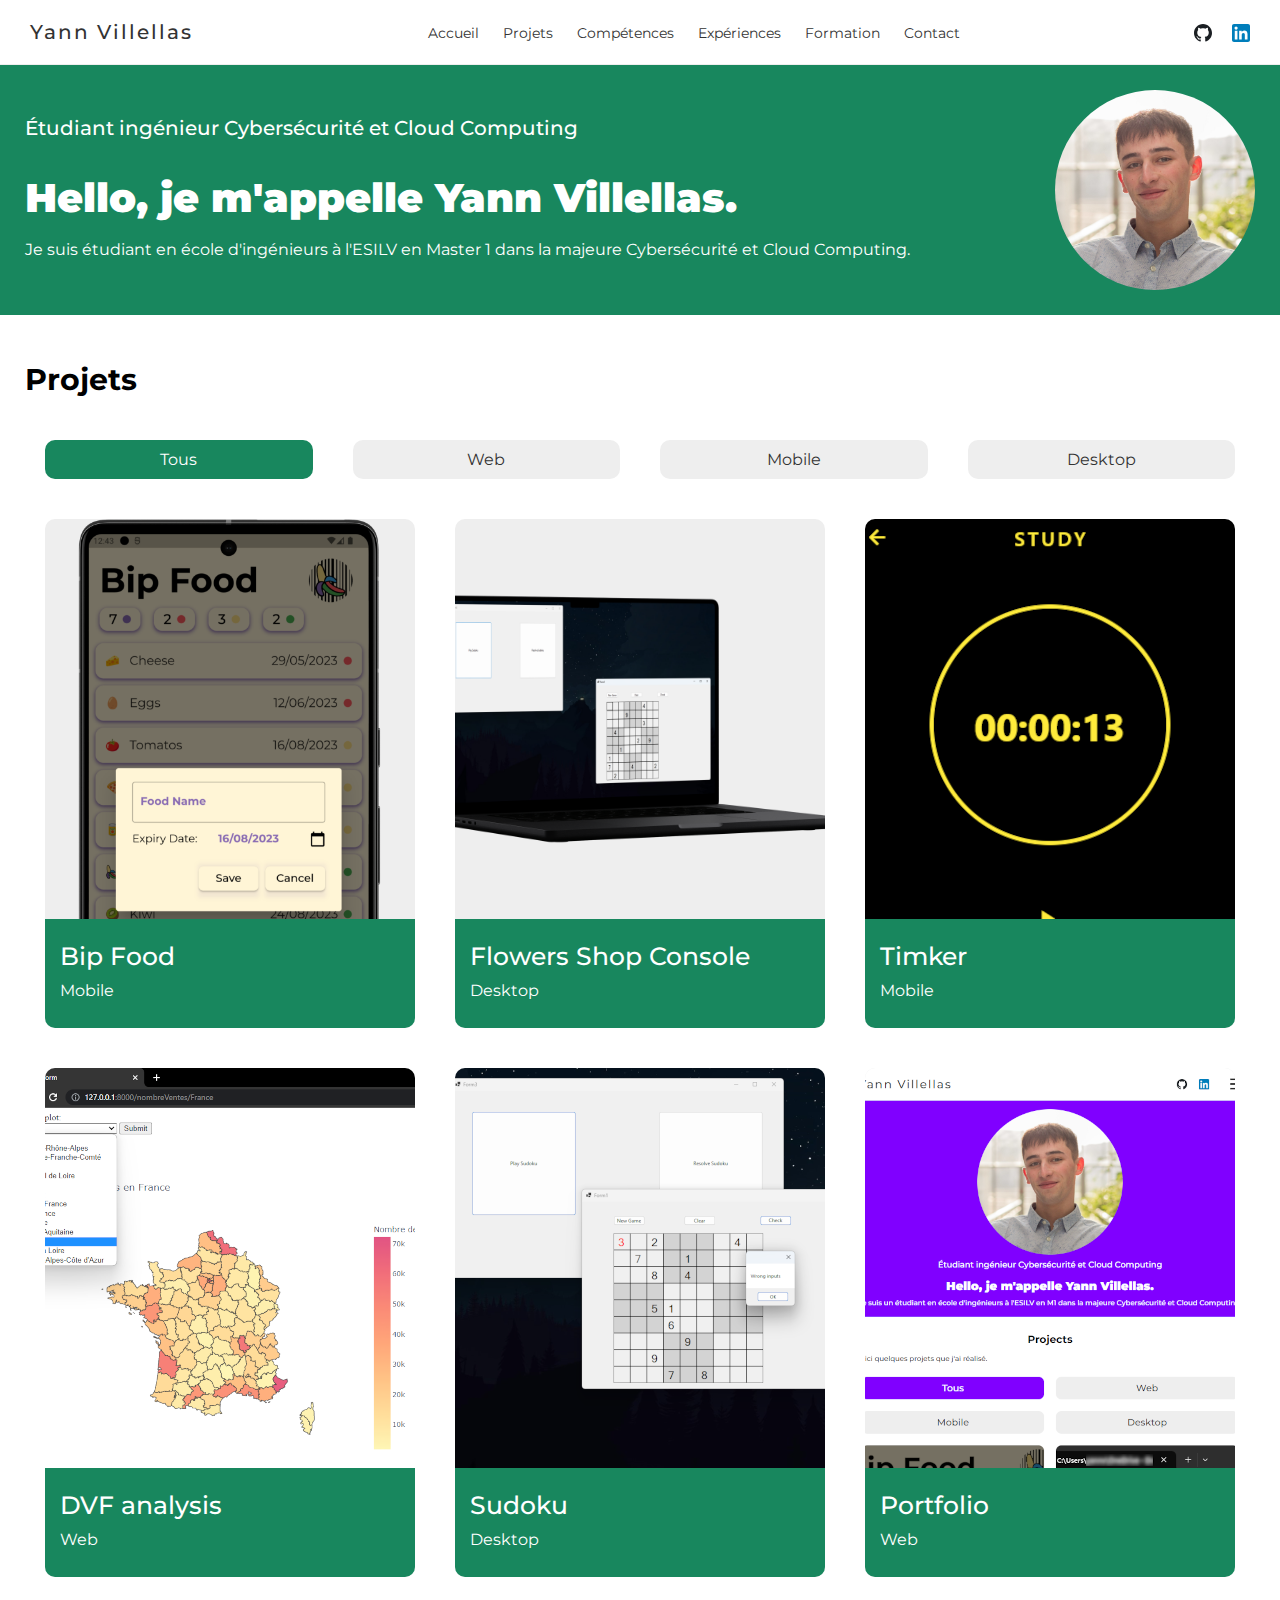
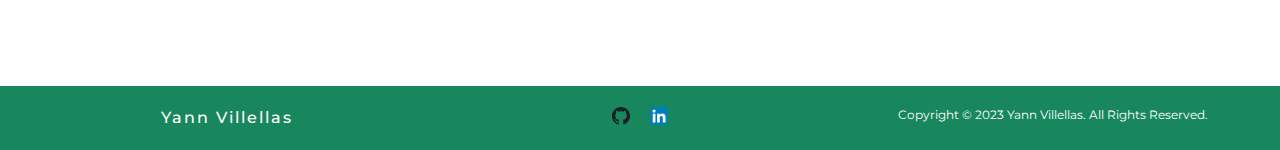
<file: index.html>
<html lang="fr">
    <head>
        <meta charset="UTF-8" />
        <meta http-equiv="X-UA-Compatible" content="IE=edge" />
        <meta name="viewport" content="width=device-width, initial-scale=1.0" />
        <title>Portfolio de Yann Villellas</title>
        <meta
            name="description"
            content="Portfolio de Yann Villellas, étudiant en école d'ingénieurs et dévelopeur."
        />
        <link
            rel="shortcut icon"
            href="./img/favicon.ico"
            type="image/x-icon"
        />
        <link rel="preconnect" href="https://fonts.googleapis.com" />
        <link rel="preconnect" href="https://fonts.gstatic.com" crossorigin />
        <link
            href="https://fonts.googleapis.com/css2?family=Montserrat:wght@300;500;700;900&display=swap"
            rel="stylesheet"
        />
        <link rel="stylesheet" href="./css/style.css" />
        <script src="./js/script.js" defer></script>
    </head>
    <body>
        <header class="header">
            <div class="container d-flex">
                <div class="logo">
                    <a href="index.html">Yann Villellas</a>
                </div>
                <nav class="navbar">
                    <ul class="menu list-unstyled">
                        <li><a href="#home">Accueil</a></li>
                        <li><a href="#projects">Projets</a></li>
                        <li><a href="#skills">Compétences</a></li>
                        <li><a href="#experiences">Expériences</a></li>
                        <li><a href="#education">Formation</a></li>
                        <li><a href="#contact">Contact</a></li>
                    </ul>
                </nav>
                <div class="right">
                    <ul class="socials list-unstyled">
                        <li>
                            <a
                                href="https://github.com/yannvillellas"
                                target="_blank"
                            >
                                <svg
                                    class="icon github"
                                    width="18"
                                    height="18"
                                    viewBox="0 0 1024 1024"
                                    fill="none"
                                    xmlns="http://www.w3.org/2000/svg"
                                >
                                    <path
                                        id="path"
                                        class="icon__solid_color"
                                        fill-rule="evenodd"
                                        clip-rule="evenodd"
                                        d="M8 0C3.58 0 0 3.58 0 8C0 11.54 2.29 14.53 5.47 15.59C5.87 15.66 6.02 15.42 6.02 15.21C6.02 15.02 6.01 14.39 6.01 13.72C4 14.09 3.48 13.23 3.32 12.78C3.23 12.55 2.84 11.84 2.5 11.65C2.22 11.5 1.82 11.13 2.49 11.12C3.12 11.11 3.57 11.7 3.72 11.94C4.44 13.15 5.59 12.81 6.05 12.6C6.12 12.08 6.33 11.73 6.56 11.53C4.78 11.33 2.92 10.64 2.92 7.58C2.92 6.71 3.23 5.99 3.74 5.43C3.66 5.23 3.38 4.41 3.82 3.31C3.82 3.31 4.49 3.1 6.02 4.13C6.66 3.95 7.34 3.86 8.02 3.86C8.7 3.86 9.38 3.95 10.02 4.13C11.55 3.09 12.22 3.31 12.22 3.31C12.66 4.41 12.38 5.23 12.3 5.43C12.81 5.99 13.12 6.7 13.12 7.58C13.12 10.65 11.25 11.33 9.47 11.53C9.76 11.78 10.01 12.26 10.01 13.01C10.01 14.08 10 14.94 10 15.21C10 15.42 10.15 15.67 10.55 15.59C13.71 14.53 16 11.53 16 8C16 3.58 12.42 0 8 0Z"
                                        transform="scale(64)"
                                        fill="#1B1F23"
                                    />
                                </svg>
                            </a>
                        </li>
                        <li>
                            <a
                                href="https://linkedin.com/in/yannvillellas"
                                target="_blank"
                            >
                                <svg
                                    class="icon linkedin"
                                    height="18"
                                    viewBox="0 0 72 72"
                                    width="18"
                                    xmlns="http://www.w3.org/2000/svg"
                                >
                                    <g fill="none" fill-rule="evenodd">
                                        <path
                                            class="icon__solid_color"
                                            d="M8,72 L64,72 C68.418278,72 72,68.418278 72,64 L72,8 C72,3.581722 68.418278,-8.11624501e-16 64,0 L8,0 C3.581722,8.11624501e-16 -5.41083001e-16,3.581722 0,8 L0,64 C5.41083001e-16,68.418278 3.581722,72 8,72 Z"
                                            fill="#007EBB"
                                        />
                                        <path
                                            d="M62,62 L51.315625,62 L51.315625,43.8021149 C51.315625,38.8127542 49.4197917,36.0245323 45.4707031,36.0245323 C41.1746094,36.0245323 38.9300781,38.9261103 38.9300781,43.8021149 L38.9300781,62 L28.6333333,62 L28.6333333,27.3333333 L38.9300781,27.3333333 L38.9300781,32.0029283 C38.9300781,32.0029283 42.0260417,26.2742151 49.3825521,26.2742151 C56.7356771,26.2742151 62,30.7644705 62,40.051212 L62,62 Z M16.349349,22.7940133 C12.8420573,22.7940133 10,19.9296567 10,16.3970067 C10,12.8643566 12.8420573,10 16.349349,10 C19.8566406,10 22.6970052,12.8643566 22.6970052,16.3970067 C22.6970052,19.9296567 19.8566406,22.7940133 16.349349,22.7940133 Z M11.0325521,62 L21.769401,62 L21.769401,27.3333333 L11.0325521,27.3333333 L11.0325521,62 Z"
                                            fill="#FFF"
                                        />
                                    </g>
                                </svg>
                            </a>
                        </li>
                    </ul>
                    <button class="burger">
                        <span class="bar"></span>
                    </button>
                </div>
            </div>
        </header>
        <section id="home" class="home">
            <div class="container">
                <div class="grid">
                    <div class="home__item left">
                        <h4 class="subtitle">
                            Étudiant ingénieur Cybersécurité et Cloud Computing
                        </h4>
                        <h1 class="title">
                            Hello, je m'appelle Yann Villellas.
                        </h1>
                        <p>
                            Je suis étudiant en école d'ingénieurs à l'ESILV en
                            Master 1 dans la majeure Cybersécurité et Cloud
                            Computing.
                        </p>
                    </div>
                    <div class="home__item right">
                        <div class="home__profile">
                            <img
                                src="./img/profile.jpg"
                                width="250"
                                height="250"
                                alt="Photo de Yann Villellas"
                            />
                        </div>
                    </div>
                </div>
            </div>
        </section>
        <section id="projects" class="projects">
            <div class="container">
                <div class="section-header">
                    <h2 class="section-title">Projets</h2>
                </div>
                <ul class="grid list-unstyled projects__filter">
                    <li class="grid__item">
                        <a href="#" data-filter="all" class="active">Tous</a>
                    </li>
                    <li class="grid__item">
                        <a href="#" data-filter="web">Web</a>
                    </li>
                    <li class="grid__item">
                        <a href="#" data-filter="mobile">Mobile</a>
                    </li>
                    <li class="grid__item">
                        <a href="#" data-filter="desktop">Desktop</a>
                    </li>
                </ul>
                <div class="grid projects__items">
                    <div class="grid__item">
                        <div class="card" data-category="mobile">
                            <img
                                src="./img/bip-food.png"
                                alt=""
                                loading="lazy"
                                class="card__image"
                            />
                            <div class="card__inner">
                                <h3 class="card__title">Bip Food</h3>
                                <p class="card__category">Mobile</p>
                            </div>
                            <div class="card__overlay">
                                <a
                                    href="https://github.com/yannvillellas/bip_food"
                                    target="_blank"
                                    class="card__link"
                                    data-id="modal-1"
                                    >+</a
                                >
                            </div>
                        </div>
                    </div>
                    <div class="grid__item">
                        <div class="card" data-category="desktop">
                            <img
                                src="./img/flowers.png"
                                alt=""
                                loading="lazy"
                                class="card__image"
                            />
                            <div class="card__inner">
                                <h3 class="card__title">
                                    Flowers Shop Console
                                </h3>
                                <p class="card__category">Desktop</p>
                            </div>
                            <div class="card__overlay">
                                <a
                                    href="https://github.com/yannvillellas/Flower-Shop-Console"
                                    target="_blank"
                                    class="card__link"
                                    data-id="modal-2"
                                    >+</a
                                >
                            </div>
                        </div>
                    </div>
                    <div class="grid__item">
                        <div class="card" data-category="mobile">
                            <img
                                src="./img/timker.png"
                                alt=""
                                loading="lazy"
                                class="card__image"
                            />
                            <div class="card__inner">
                                <h3 class="card__title">Timker</h3>
                                <p class="card__category">Mobile</p>
                            </div>
                            <div class="card__overlay">
                                <a
                                    href="https://github.com/yannvillellas/timker"
                                    target="_blank"
                                    class="card__link"
                                    data-id="modal-3"
                                    >+</a
                                >
                            </div>
                        </div>
                    </div>
                    <div class="grid__item">
                        <div class="card" data-category="web">
                            <img
                                src="./img/dvf.png"
                                alt=""
                                loading="lazy"
                                class="card__image"
                            />
                            <div class="card__inner">
                                <h3 class="card__title">DVF analysis</h3>
                                <p class="card__category">Web</p>
                            </div>
                            <div class="card__overlay">
                                <a
                                    href="https://github.com/yannvillellas/Analysis-of-DVF-data"
                                    target="_blank"
                                    class="card__link"
                                    data-id="modal-4"
                                    >+</a
                                >
                            </div>
                        </div>
                    </div>
                    <div class="grid__item">
                        <div class="card" data-category="desktop">
                            <img
                                src="./img/sudoku.png"
                                alt=""
                                loading="lazy"
                                class="card__image"
                            />
                            <div class="card__inner">
                                <h3 class="card__title">Sudoku</h3>
                                <p class="card__category">Desktop</p>
                            </div>
                            <div class="card__overlay">
                                <a
                                    href="https://github.com/yannvillellas/Sudoku"
                                    target="_blank"
                                    class="card__link"
                                    data-id="modal-5"
                                    >+</a
                                >
                            </div>
                        </div>
                    </div>
                    <div class="grid__item">
                        <div class="card" data-category="web">
                            <img
                                src="./img/portfolio.png"
                                alt=""
                                loading="lazy"
                                class="card__image"
                            />
                            <div class="card__inner">
                                <h3 class="card__title">Portfolio</h3>
                                <p class="card__category">Web</p>
                            </div>
                            <div class="card__overlay">
                                <a
                                    href="https://github.com/yannvillellas/portfolio"
                                    target="_blank"
                                    class="card__link"
                                    data-id="modal-6"
                                    >+</a
                                >
                            </div>
                        </div>
                    </div>
                </div>
            </div>
        </section>
        <section id="skills" class="skills">
            <div class="container">
                <div class="section-header">
                    <h2 class="section-title">Compétences</h2>
                </div>
                <div class="grid">
                    <div class="grid__item">
                        <h3>Développement</h3>
                        <div class="progressbar">
                            <div class="bar" data-width="95">Python</div>
                        </div>
                        <div class="progressbar">
                            <div class="bar" data-width="75">Dart</div>
                        </div>
                        <div class="progressbar">
                            <div class="bar" data-width="80">SQL</div>
                        </div>
                        <div class="progressbar">
                            <div class="bar" data-width="95">C#</div>
                        </div>
                        <div class="progressbar">
                            <div class="bar" data-width="70">C++</div>
                        </div>
                        <div class="progressbar">
                            <div class="bar" data-width="40">C</div>
                        </div>
                        <div class="progressbar">
                            <div class="bar" data-width="90">HTML</div>
                        </div>
                        <div class="progressbar">
                            <div class="bar" data-width="80">CSS</div>
                        </div>
                        <div class="progressbar">
                            <div class="bar" data-width="40">JavaScript</div>
                        </div>
                        <div class="progressbar">
                            <div class="bar" data-width="50">Arduino</div>
                        </div>
                    </div>
                    <div class="grid__item">
                        <h3>Autres</h3>
                        <div class="progressbar">
                            <div class="bar" data-width="100">
                                Visual Studio Code
                            </div>
                        </div>
                        <div class="progressbar">
                            <div class="bar" data-width="90">GitHub</div>
                        </div>
                        <div class="progressbar">
                            <div class="bar" data-width="50">React</div>
                        </div>
                        <div class="progressbar">
                            <div class="bar" data-width="75">Flutter</div>
                        </div>
                        <div class="progressbar">
                            <div class="bar" data-width="40">
                                Android Studio
                            </div>
                        </div>
                        <div class="progressbar">
                            <div class="bar" data-width="90">VirtualBox</div>
                        </div>
                        <div class="progressbar">
                            <div class="bar" data-width="40">Kali Linux</div>
                        </div>
                        <div class="progressbar">
                            <div class="bar" data-width="50">RootMe</div>
                        </div>
                        <div class="progressbar">
                            <div class="bar" data-width="100">
                                Suite Microsoft Office
                            </div>
                        </div>
                        <div class="progressbar">
                            <div class="bar" data-width="90">SolidWorks</div>
                        </div>
                    </div>
                </div>
            </div>
        </section>
        <section id="experiences" class="experiences">
            <div class="container">
                <div class="section-header">
                    <h2 class="section-title">Expériences</h2>
                </div>
                <div class="grid">
                    <div class="grid__item">
                        <h3>Coursier</h3>
                        <h4>
                            UberEATS - Paris (75), Courbevoie (92), Castres (81)
                        </h4>
                        <p>Auto-entrepreneur depuis juillet 2023</p>
                    </div>
                    <div class="grid__item">
                        <h3>Contrôleur des entrées et barman</h3>
                        <h4>Casino des 3 Vallées - Brides les Bains (73)</h4>
                        <p>CDD de 1 mois en janvier 2023</p>
                    </div>
                    <div class="grid__item">
                        <h3>Stagiaire RSSI</h3>
                        <h4>
                            <a
                                href="https://www.dila.premier-ministre.gouv.fr/"
                                target="_blank"
                                >Direction de l'Information Légale et
                                Administrative</a
                            >
                            - Paris (75)
                        </h4>
                        <p>Stage de 2 mois en été 2022</p>
                    </div>
                    <div class="grid__item">
                        <h3>Vendeur polyvalent</h3>
                        <h4>
                            <a href="https://www.lamaison.fr/" target="_blank"
                                >LaMaison.fr</a
                            >
                            - Gavray (50)
                        </h4>
                        <p>CDD de 2 mois en été 2021</p>
                    </div>
                </div>
            </div>
        </section>
        <section id="education" class="education">
            <div class="container">
                <div class="section-header">
                    <h2 class="section-title">Formation</h2>
                </div>
                <div class="grid">
                    <div class="grid__item">
                        <h3>École d'ingénieurs</h3>
                        <h4>
                            ESILV - École Supérieure d'Ingénieurs Léonard de
                            Vinci
                        </h4>
                        <p>Paris La Défense (92)</p>
                        <p>2020 - 2025</p>
                    </div>
                    <div class="grid__item">
                        <h3>Bac Scientifique Spécialité Mathématiques</h3>
                        <h4>Lycée La Borde Basse</h4>
                        <p>Castres (81)</p>
                        <p>2018</p>
                    </div>
                </div>
            </div>
        </section>
        <footer>
            <div class="container">
                <div class="grid">
                    <div class="grid__item logo">
                        <p>Yann Villellas</p>
                    </div>
                    <div class="grid__item">
                        <ul class="socials list-unstyled">
                            <li>
                                <a
                                    href="https://github.com/yannvillellas"
                                    target="_blank"
                                >
                                    <svg
                                        class="github icon"
                                        width="25"
                                        height="25"
                                        viewBox="0 0 1024 1024"
                                        fill="none"
                                        xmlns="http://www.w3.org/2000/svg"
                                    >
                                        <path
                                            fill-rule="evenodd"
                                            clip-rule="evenodd"
                                            d="M8 0C3.58 0 0 3.58 0 8C0 11.54 2.29 14.53 5.47 15.59C5.87 15.66 6.02 15.42 6.02 15.21C6.02 15.02 6.01 14.39 6.01 13.72C4 14.09 3.48 13.23 3.32 12.78C3.23 12.55 2.84 11.84 2.5 11.65C2.22 11.5 1.82 11.13 2.49 11.12C3.12 11.11 3.57 11.7 3.72 11.94C4.44 13.15 5.59 12.81 6.05 12.6C6.12 12.08 6.33 11.73 6.56 11.53C4.78 11.33 2.92 10.64 2.92 7.58C2.92 6.71 3.23 5.99 3.74 5.43C3.66 5.23 3.38 4.41 3.82 3.31C3.82 3.31 4.49 3.1 6.02 4.13C6.66 3.95 7.34 3.86 8.02 3.86C8.7 3.86 9.38 3.95 10.02 4.13C11.55 3.09 12.22 3.31 12.22 3.31C12.66 4.41 12.38 5.23 12.3 5.43C12.81 5.99 13.12 6.7 13.12 7.58C13.12 10.65 11.25 11.33 9.47 11.53C9.76 11.78 10.01 12.26 10.01 13.01C10.01 14.08 10 14.94 10 15.21C10 15.42 10.15 15.67 10.55 15.59C13.71 14.53 16 11.53 16 8C16 3.58 12.42 0 8 0Z"
                                            transform="scale(64)"
                                            fill="#1B1F23"
                                        />
                                    </svg>
                                </a>
                            </li>
                            <li>
                                <a
                                    href="https://linkedin.com/in/yannvillellas"
                                    target="_blank"
                                >
                                    <svg
                                        class="linkedin icon"
                                        width="25"
                                        height="25"
                                        viewBox="0 0 72 72"
                                        xmlns="http://www.w3.org/2000/svg"
                                    >
                                        <g fill="none" fill-rule="evenodd">
                                            <path
                                                d="M8,72 L64,72 C68.418278,72 72,68.418278 72,64 L72,8 C72,3.581722 68.418278,-8.11624501e-16 64,0 L8,0 C3.581722,8.11624501e-16 -5.41083001e-16,3.581722 0,8 L0,64 C5.41083001e-16,68.418278 3.581722,72 8,72 Z"
                                                fill="#007EBB"
                                            />
                                            <path
                                                d="M62,62 L51.315625,62 L51.315625,43.8021149 C51.315625,38.8127542 49.4197917,36.0245323 45.4707031,36.0245323 C41.1746094,36.0245323 38.9300781,38.9261103 38.9300781,43.8021149 L38.9300781,62 L28.6333333,62 L28.6333333,27.3333333 L38.9300781,27.3333333 L38.9300781,32.0029283 C38.9300781,32.0029283 42.0260417,26.2742151 49.3825521,26.2742151 C56.7356771,26.2742151 62,30.7644705 62,40.051212 L62,62 Z M16.349349,22.7940133 C12.8420573,22.7940133 10,19.9296567 10,16.3970067 C10,12.8643566 12.8420573,10 16.349349,10 C19.8566406,10 22.6970052,12.8643566 22.6970052,16.3970067 C22.6970052,19.9296567 19.8566406,22.7940133 16.349349,22.7940133 Z M11.0325521,62 L21.769401,62 L21.769401,27.3333333 L11.0325521,27.3333333 L11.0325521,62 Z"
                                                fill="#FFF"
                                            />
                                        </g>
                                    </svg>
                                </a>
                            </li>
                        </ul>
                    </div>
                    <div class="grid__item">
                        <p>
                            Copyright © 2023 Yann Villellas. All Rights
                            Reserved.
                        </p>
                    </div>
                </div>
            </div>
        </footer>
    </body>
</html>
</file>
<file: css/style.css>
/* BASE */
:root {
    --primary-color: #18875e;
    --secondary-color: #e1ffc8;
    --light-color: #fff;
    --secondary-light-color: #eee;
    --dark-color: #000;
    --secondary-dark-color: #333;
    --input-placeholder-color: #bebebe;
}

* {
    box-sizing: border-box;
}

html {
    font-size: 0.625em; /* fallback IE8+ */
    font-size: calc(1em * 0.625); /* IE9-IE11 math fixing. */
}

body {
    font-family: Montserrat, sans-serif;
    font-size: 1.6rem;
    color: var(--secondary-dark-color);
    margin: 0;
}

h1,
h2,
h3,
h4,
h5,
h6,
p {
    font-family: "Montserrat", sans-serif;
    color: var(--dark-color);
    line-height: 1;
}

h1,
.h1 {
    font-size: 2rem;
    font-weight: 900;
}

h2,
.h2 {
    font-size: 1.8rem;
    font-weight: 700;
}

h3,
.h3 {
    font-size: 1.6rem;
    font-weight: 500;
}

h4,
.h4 {
    font-size: 1.4rem;
    font-weight: 500;
}

p {
    font-size: 1.2rem;
    line-height: 1.5;
}

a {
    text-decoration: none;
    color: var(--secondary-dark-color);
}

img {
    max-width: 100%;
}

.list-unstyled {
    list-style: none;
    padding: 0;
    margin: 0;
}

.container {
    padding: 1rem 0.5rem;
}

.d-flex {
    display: flex;
    align-items: center;
    justify-content: space-between;
}

.grid {
    display: flex;
    flex-wrap: wrap;
    justify-content: center;
}

.grid__item {
    flex-grow: 1;
    flex-shrink: 0;
    width: 100%;
    padding: 1rem;
}

@media screen and (min-width: 750px) {
    h1,
    .h1 {
        font-size: 4rem;
    }

    h2,
    .h2 {
        font-size: 3rem;
    }

    h3,
    .h3 {
        font-size: 2.5rem;
    }

    h4,
    .h4 {
        font-size: 2rem;
    }

    p {
        font-size: 1.6rem;
    }

    .container {
        max-width: 1400px;
        margin: 0 auto;
        padding: 2rem 2rem;
    }

    .grid__item {
        max-width: 50%;
        padding: 2rem;
    }
}

/* SECTIONS */
section {
    padding: 0.5rem;
    scroll-margin-top: 55px;
}

@media screen and (max-width: 749px) {
    .section {
        padding: 1rem 0;
    }

    .section-title {
        text-align: center;
    }
}

/* HEADER */
.header {
    background-color: var(--light-color);
    border-bottom: 1px solid var(--secondary-light-color);
    position: sticky;
    z-index: 1;
    top: 0;
}

.header .logo {
    font-family: "Montserrat", sans-serif;
    font-weight: 500;
    font-size: 2rem;
    letter-spacing: 2px;
    padding: 0 1rem;
    color: var(--primary-color);
}

.header .right {
    display: flex;
    align-items: center;
}

.header .socials {
    display: flex;
    align-items: center;
}

.header .socials .icon {
    height: 18px;
    width: 18px;
    vertical-align: middle;
}

.header .socials .icon:hover .icon__solid_color {
    fill: var(--primary-color);
    transition: all 0.4s;
}

.header .socials li {
    padding: 0 1rem;
}

.header .burger {
    background: none;
    border: none;
    width: 35px;
    height: 35px;
    cursor: pointer;
    position: relative;
    margin-left: 2rem;
}

.header .burger .bar {
    display: block;
    width: 22px;
    height: 3px;
    background-color: var(--secondary-dark-color);
}

.header .burger .bar::before,
.burger .bar::after {
    display: block;
    content: "";
    width: 22px;
    height: 3px;
    background-color: var(--secondary-dark-color);
    position: absolute;
}

.header .burger .bar::before {
    transform: translateY(-8px);
}

.header .burger .bar::after {
    transform: translateY(8px);
}

@media screen and (max-width: 749px) {
    .header .navbar {
        display: flex;
        justify-content: center;
        align-items: center;
        flex-direction: column;
        position: fixed;
        top: 55px;
        left: 110%;
        width: 0%;
        height: calc(100vh - 55px);
        overflow: hidden;
        opacity: 0;
        background: var(--secondary-light-color);
        transition: all 0.4s ease-out;
    }

    .header .navbar .menu li {
        display: flex;
        justify-content: center;
    }

    .header .navbar .menu li:hover a {
        color: var(--primary-color);
        transform: scale(1.1);
        transition: all 0.4s;
    }

    .header .navbar .menu a {
        display: block;
        font-size: 2rem;
        font-weight: 700;
        padding: 2rem;
    }

    .show-nav .navbar {
        opacity: 1;
        width: 100%;
        left: 0;
        z-index: 2;
    }

    .show-nav .burger .bar {
        width: 0;
    }

    .burger .bar::before,
    .burger .bar::after {
        transition: all 0.2s ease-out;
    }

    .show-nav .burger .bar::before {
        transform: rotate(-45deg);
    }

    .show-nav .burger .bar::after {
        transform: rotate(45deg);
    }
}

@media screen and (min-width: 750px) {
    .header .navbar {
        display: flex;
    }

    .header .navbar li {
        display: inline-flex;
        align-items: center;
    }

    .header .navbar li:first-child {
        padding-left: 2rem;
    }

    .header .navbar li {
        padding: 0 1rem;
    }

    .header .navbar li:last-child {
        padding-right: 2rem;
    }

    .header .navbar a {
        color: var(--secondary-dark-color);
        font-size: 1.4rem;
        padding: 0;
    }

    .header .navbar .menu li:hover a {
        color: var(--primary-color);
        transform: scale(1.1);
        transition: all 0.4s;
    }

    .header .burger {
        display: none;
    }
}

/* HOME */
.home {
    background-color: var(--primary-color);
    color: var(--light-color);
}

.home .title {
    margin: 2rem 0 1rem 0;
    color: inherit;
}

.home .subtitle {
    margin: 0;
    color: inherit;
}

.home p {
    margin: 0;
    color: inherit;
}

.home__item {
    display: flex;
    flex-direction: column;
    justify-content: center;
    align-items: center;
    text-align: center;
}

.home__item span {
    text-transform: uppercase;
}

.home__profile img {
    border-radius: 50%;
    max-width: 250px;
}

@media screen and (max-width: 749px) {
    .home__item.right {
        order: 1;
    }

    .home__item.left {
        order: 2;
        padding-top: 1rem;
    }
}

@media screen and (min-width: 750px) {
    .home .title {
        margin: 4rem 0 2rem 0;
    }

    .home__item {
        flex: 1 0 auto;
        align-items: flex-start;
        text-align: left;
    }

    .home__item.left {
        align-items: flex-start;
        width: 70%;
    }

    .home__item.right {
        align-items: flex-end;
    }

    .home__profile img {
        width: 200px;
        height: 200px;
    }
}

/* PROJECTS */
.projects .projects__filter .grid__item {
    max-width: 50%;
}

.projects .projects__filter a {
    background: var(--secondary-light-color);
    display: flex;
    flex: 1;
    padding: 1rem;
    justify-content: center;
    border-radius: 10px;
}

.projects .projects__filter a.active {
    background: var(--primary-color);
    color: var(--light-color);
}

.projects .projects__filter a:hover {
    background: var(--primary-color);
    color: var(--light-color);
    transition: all 0.4s;
}

.projects .projects__items .grid__item {
    width: 50%;
}

.projects .projects__items .grid__item.hide {
    display: none;
}

.projects .projects__items .card {
    background: var(--secondary-light-color);
    border-radius: 10px;
    position: relative;
    /* border: 1px solid var(--secondary-dark-color); */
}
/* FIXME: gap between image/inner border and card border */

.projects .projects__items .card .card__image {
    width: 100%;
    height: 400px;
    object-fit: cover;
    border-radius: 10px 10px 0 0;
    overflow: hidden;
}

.projects .projects__items .card .card__inner {
    padding: 1rem;
    background-color: var(--primary-color);
    border-radius: 0 0 10px 10px;
}

.projects .projects__items .card .card__title,
.card__category {
    color: var(--light-color);
    margin: 1rem 0;
}

.projects .projects__items .card .card__overlay {
    display: none;
    background: rgba(0, 0, 0, 0.5);
    position: absolute;
    z-index: 0;
    border-radius: 10px;
    top: 0;
    left: 0;
    width: 100%;
    height: 100%;
}

.projects .projects__items .card .card__overlay a {
    color: var(--light-color);
    font-size: 4.5rem;
    display: flex;
    align-items: center;
    justify-content: center;
    width: 100%;
    height: 100%;
}

.projects .projects__items .card:hover .card__overlay {
    display: block;
}

@media screen and (min-width: 750px) {
    .projects .projects__filter .grid__item {
        max-width: 25%;
    }

    .projects .projects__items .grid__item {
        width: calc(100% / 3);
    }

    .projects .projects__items .card .card__inner {
        padding: 1.5rem;
    }

    .projects .projects__items .card .card__overlay a {
        font-size: 6rem;
    }
}

/* SKILLS */
.skills .progressbar {
    background: var(--secondary-light-color);
    color: var(--light-color);
    margin-bottom: 1rem;
    border-radius: 50px;
}

.skills .progressbar .bar {
    background: var(--primary-color);
    border-radius: inherit;
    padding: 1rem 1.5rem;
    white-space: nowrap;
    overflow: hidden;
    text-overflow: clip;
}

/* FOOTER */
footer {
    background: var(--primary-color);
    text-align: center;
    font-size: 1.4rem;
}

footer p {
    margin: 0;
    color: var(--light-color);
}

footer .logo p {
    font-family: "Montserrat", sans-serif;
    font-weight: 500;
    font-size: 1.6rem;
    letter-spacing: 2px;
    padding: 0 1rem;
    color: fff;
}

footer .socials {
    display: flex;
    flex-direction: row;
    justify-content: center;
    align-items: center;
    height: 100%;
}

footer .socials .icon {
    height: 18;
    width: 18;
}

footer .socials li {
    padding: 0 1rem;
}

footer .grid__item {
    padding: 0rem;
}

@media screen and (min-width: 750px) {
    footer .grid__item {
        max-width: calc(100% / 3);
    }

    footer p {
        font-size: 1.2rem;
    }
}

/* THANKS */
.thanks {
    background: var(--light-color);
    text-align: center;
    padding: 20vh 3vh;
    display: flex;
    flex-direction: column;
    justify-content: center;
    align-items: center;
    height: 100vh;
}

.thanks .title {
    color: var(--primary-color);
    font-size: 5rem;
    font-weight: 900;
    max-width: max-content;
    margin: 5vh 0;
}

.thanks .subtitle {
    color: var(--secondary-dark-color);
    font-size: 2rem;
    font-weight: 700;
    max-width: max-content;
    margin: 5vh 0;
}

.thanks .link {
    color: var(--primary-color);
    font-size: 1.5rem;
    font-weight: 500;
    margin: 15vh 0 0 0;
    max-width: max-content;
}

.thanks .link:hover {
    scale: 1.1;
    transition: all 0.4s;
}

@media screen and (min-width: 750px) {
    .thanks .title {
        font-size: 10rem;
    }

    .thanks .subtitle {
        font-size: 3rem;
    }

    .thanks .link {
        font-size: 2rem;
    }
}
</file>
